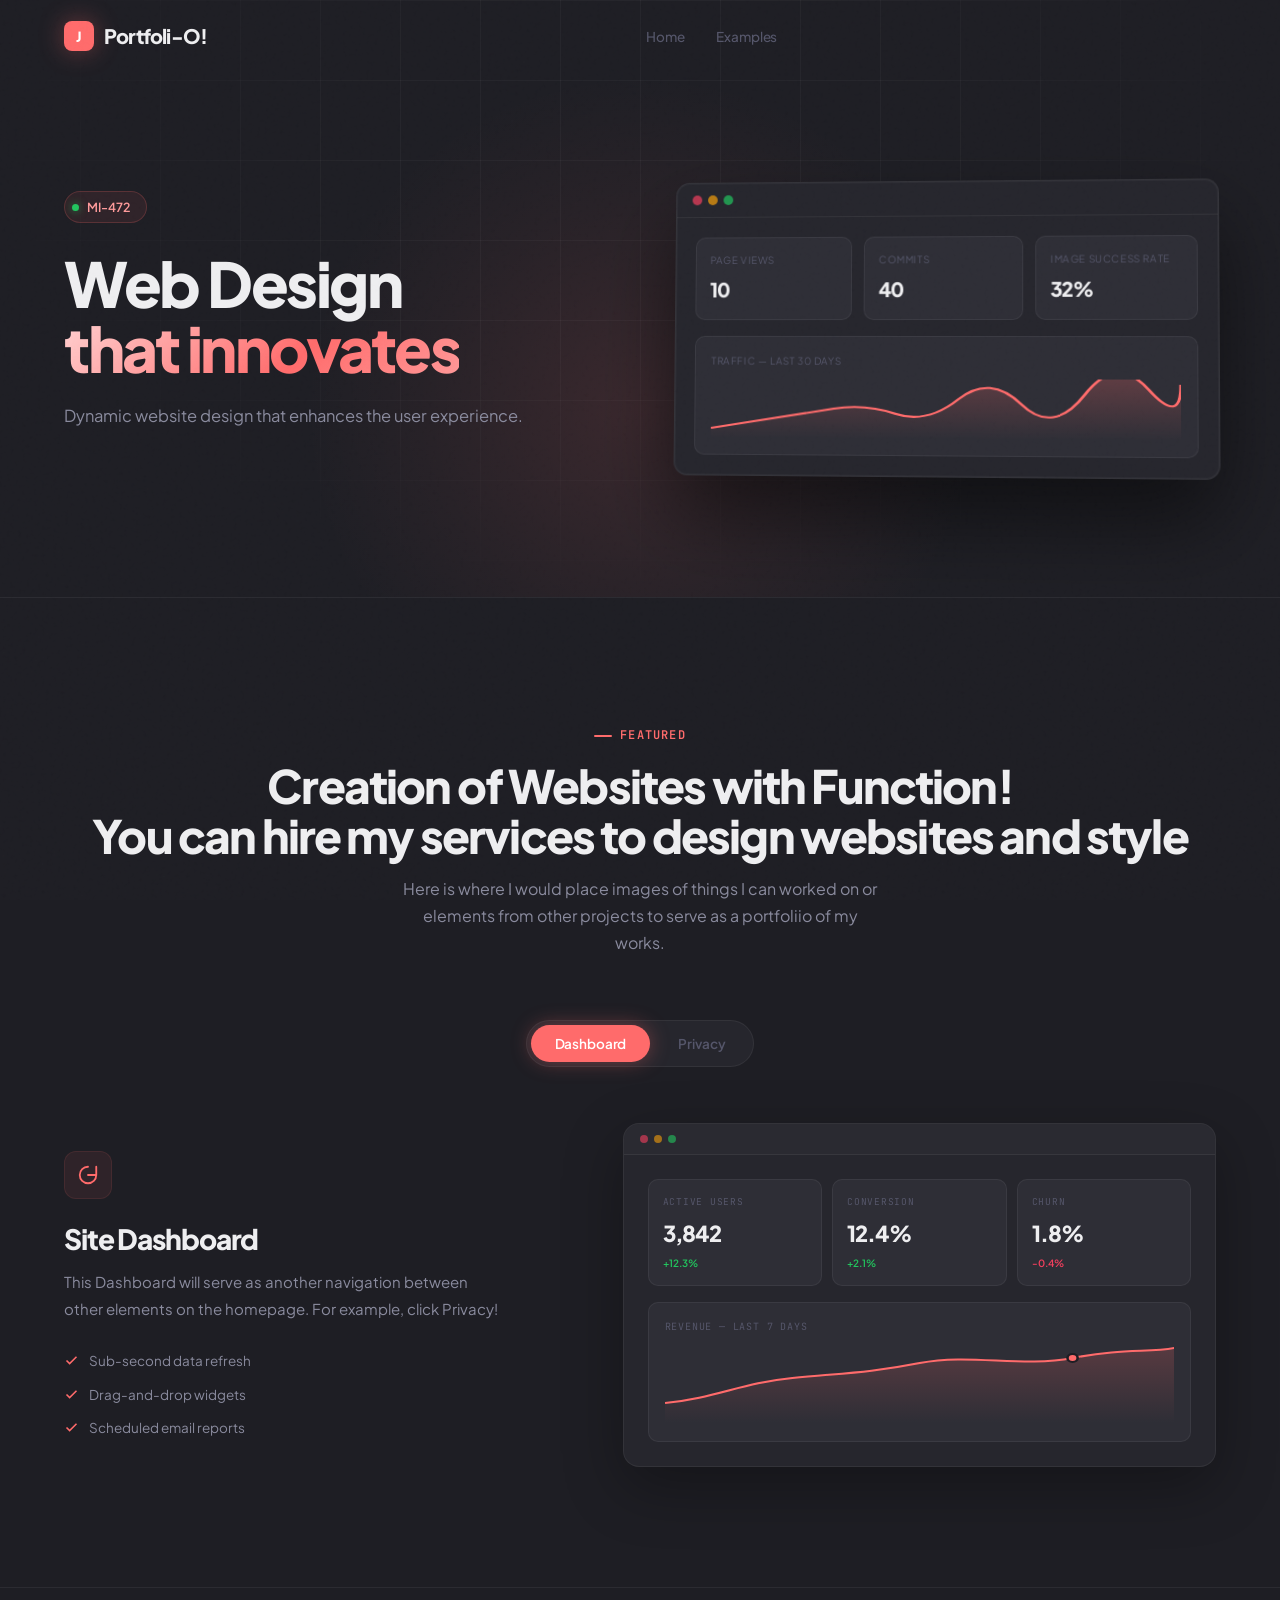
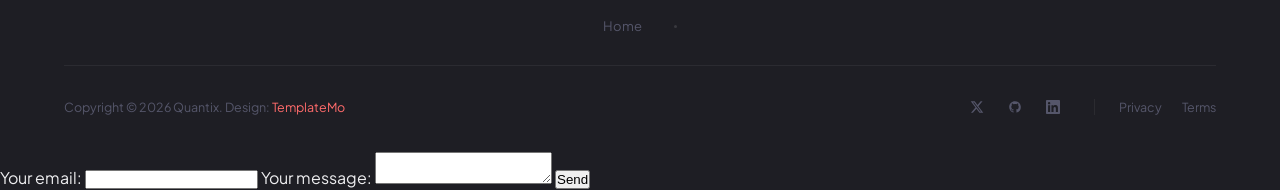
<file: index.html>
<!DOCTYPE html>
<html lang="en">
<head>
    <meta charset="UTF-8">
    <meta name="viewport" content="width=device-width, initial-scale=1.0">
    <title>Quantix - AI-Powered Analytics</title>
    <link rel="preconnect" href="https://fonts.googleapis.com">
    <link rel="preconnect" href="https://fonts.gstatic.com" crossorigin>
    <link href="https://fonts.googleapis.com/css2?family=Plus+Jakarta+Sans:wght@400;500;600;700;800&family=JetBrains+Mono:wght@400;500&display=swap" rel="stylesheet">
    <link rel="stylesheet" href="templatemo-quantix-style.css">
<!--

TemplateMo 614 Quantix SaaS

https://templatemo.com/tm-614-quantix-saas

-->
</head>
<body>


    <!-- NAVBAR -->
    <nav class="navbar" id="navbar">
        <div class="container">
            <a href="#" class="nav-brand">
                <span class="brand-icon">J</span>
                Portfoli-O!
            </a>
            <ul class="nav-links" id="navLinks">
                <li><a href="#features">Home</a></li>
                
                
                <li><a href="templates.html">Examples</a></li>
                <li class="nav-mobile-actions">
                    
                </li>
            </ul>
            <div class="nav-actions">

            </div>
            <button class="nav-toggle" id="navToggle" aria-label="Toggle menu">
                <span></span><span></span><span></span>
            </button>
        </div>
    </nav>

    <!-- HERO -->
    <section class="hero">
        <div class="hero-inner container">
            <div class="hero-content">
                <div class="hero-badge">
                    <span class="badge-dot"></span>
                    MI-472
                </div>
                <h1>Web Design<br><span class="gradient-text">that innovates</span></h1>
                <p class="hero-desc">Dynamic website design that enhances the user experience.</p>

                
                
            </div>

            <div class="hero-mockup">
                <div class="mockup-window">
                    <div class="mockup-toolbar">
                        <span class="mockup-dot"></span><span class="mockup-dot"></span><span class="mockup-dot"></span>
                    </div>
                    <div class="mockup-body">
                        <div class="mockup-metric-row">
                            <div class="mockup-metric">
                                <div class="mm-label">Page Views</div>
                                <div class="mm-value">10</div>
                                
                            </div>
                            <div class="mockup-metric">
                                <div class="mm-label">Commits</div>
                                <div class="mm-value">40</div>
                                
                            </div>
                            <div class="mockup-metric">
                                <div class="mm-label">Image success rate</div>
                                <div class="mm-value">32%</div>
                            
                            </div>
                        </div>
                        <div class="mockup-chart">
                            <div class="mockup-chart-label">Traffic — Last 30 days</div>
                            <div class="chart-line">
                                <svg viewBox="0 0 300 60" preserveAspectRatio="none">
                                    <defs>
                                        <linearGradient id="lineGrad" x1="0" y1="0" x2="0" y2="1">
                                            <stop offset="0%" stop-color="rgba(255,107,107,0.25)"/>
                                            <stop offset="100%" stop-color="rgba(255,107,107,0)"/>
                                        </linearGradient>
                                    </defs>
                                    <path d="M0 50 Q20 45 40 40 T80 30 T120 35 T160 20 T200 25 T240 15 T280 10 T300 5 V60 H0Z" fill="url(#lineGrad)"/>
                                    <path d="M0 50 Q20 45 40 40 T80 30 T120 35 T160 20 T200 25 T240 15 T280 10 T300 5" fill="none" stroke="#FF6B6B" stroke-width="2"/>
                                </svg>
                            </div>
                        </div>
                    </div>
                </div>
            </div>
        </div>
    </section>

    <!-- TABBED FEATURES -->
    <section class="section features-section" id="features">
        <div class="container">
            <div class="section-header fade-up">
                <p class="section-label">Featured</p>
                <h2 class="section-title">Creation of Websites with Function!<br>You can hire my services to design websites and style</h2>
                <p class="section-desc">Here is where I would place images of things I can worked on or elements from other projects to serve as a portfoliio of my works.</p>
            </div>

            <div class="feature-tabs fade-up" role="tablist">
                <button class="feature-tab active" data-tab="dashboard" role="tab">Dashboard</button>
                <button class="feature-tab" data-tab="privacy" role="tab">Privacy</button>
            </div>

            

        



            <div class="feature-panels">
                <!-- Panel 1: Dashboard -->
                <div class="feature-panel active" data-panel="dashboard">
                    <div class="feature-text">
                        <div class="feat-icon">
                            <svg width="22" height="22" viewBox="0 0 24 24" fill="none" stroke="currentColor" stroke-width="2" stroke-linecap="round" stroke-linejoin="round"><path d="M21 12 A9 9 0 1 1 12 3"/><path d="M21 3v9h-9"/></svg>
                        </div>
                        <h3>Site Dashboard</h3>
                        <p>This Dashboard will serve as another navigation between other elements on the homepage. For example, click Privacy!</p>
                        <ul class="feature-bullets">
                            <li><svg width="15" height="15" viewBox="0 0 24 24" fill="none" stroke="currentColor" stroke-width="2.5"><polyline points="20 6 9 17 4 12"/></svg> Sub-second data refresh</li>
                            <li><svg width="15" height="15" viewBox="0 0 24 24" fill="none" stroke="currentColor" stroke-width="2.5"><polyline points="20 6 9 17 4 12"/></svg> Drag-and-drop widgets</li>
                            <li><svg width="15" height="15" viewBox="0 0 24 24" fill="none" stroke="currentColor" stroke-width="2.5"><polyline points="20 6 9 17 4 12"/></svg> Scheduled email reports</li>
                        </ul>
                    </div>
                    <div class="feature-visual">
                        <div class="fv-toolbar"><span class="fv-dot"></span><span class="fv-dot"></span><span class="fv-dot"></span></div>
                        <div class="fv-body">
                            <div class="dash-metrics">
                                <div class="dash-metric">
                                    <div class="dm-label">Active Users</div>
                                    <div class="dm-val">3,842</div>
                                    <div class="dm-change up">+12.3%</div>
                                </div>
                                <div class="dash-metric">
                                    <div class="dm-label">Conversion</div>
                                    <div class="dm-val">12.4%</div>
                                    <div class="dm-change up">+2.1%</div>
                                </div>
                                <div class="dash-metric">
                                    <div class="dm-label">Churn</div>
                                    <div class="dm-val">1.8%</div>
                                    <div class="dm-change down">-0.4%</div>
                                </div>
                            </div>
                            <div class="dash-chart-area">
                                <div class="dca-title">Revenue — Last 7 days</div>
                                <svg viewBox="0 0 400 80" preserveAspectRatio="none">
                                    <defs>
                                        <linearGradient id="areaGrad" x1="0" y1="0" x2="0" y2="1">
                                            <stop offset="0%" stop-color="rgba(255,107,107,0.2)"/>
                                            <stop offset="100%" stop-color="rgba(255,107,107,0)"/>
                                        </linearGradient>
                                    </defs>
                                    <path d="M0 60 C40 55 60 40 100 35 S160 30 200 20 S280 25 320 15 S380 10 400 5 V80 H0Z" fill="url(#areaGrad)"/>
                                    <path d="M0 60 C40 55 60 40 100 35 S160 30 200 20 S280 25 320 15 S380 10 400 5" fill="none" stroke="#FF6B6B" stroke-width="2"/>
                                    <circle cx="320" cy="15" r="4" fill="#FF6B6B" stroke="#1E1E24" stroke-width="2"/>
                                </svg>
                            </div>
                        </div>
                    </div>
                </div>

                <!-- Panel 2: Funnels -->
                <div class="feature-panel" data-panel="funnels">
                    <div class="feature-text">
                        <div class="feat-icon">
                            <svg width="22" height="22" viewBox="0 0 24 24" fill="none" stroke="currentColor" stroke-width="2" stroke-linecap="round" stroke-linejoin="round"><path d="M12 20V10"/><path d="M18 20V4"/><path d="M6 20v-4"/></svg>
                        </div>
                        <h3>Funnel Analytics</h3>
                        <p>Identify exactly where users drop off and why. Build funnels in seconds and correlate drop-off with user segments.</p>
                        <ul class="feature-bullets">
                            <li><svg width="15" height="15" viewBox="0 0 24 24" fill="none" stroke="currentColor" stroke-width="2.5"><polyline points="20 6 9 17 4 12"/></svg> Visual drop-off analysis</li>
                            <li><svg width="15" height="15" viewBox="0 0 24 24" fill="none" stroke="currentColor" stroke-width="2.5"><polyline points="20 6 9 17 4 12"/></svg> Segment correlation</li>
                            <li><svg width="15" height="15" viewBox="0 0 24 24" fill="none" stroke="currentColor" stroke-width="2.5"><polyline points="20 6 9 17 4 12"/></svg> Historical comparison</li>
                        </ul>
                    </div>
                    <div class="feature-visual">
                        <div class="fv-toolbar"><span class="fv-dot"></span><span class="fv-dot"></span><span class="fv-dot"></span></div>
                        <div class="fv-body">
                            <div class="funnel-stages">
                                <div class="funnel-stage">
                                    <div class="funnel-bar-wrap">
                                        <div class="funnel-bar-label"><span>Landing Page</span><span>12,480</span></div>
                                        <div class="funnel-track"><div class="funnel-fill" style="width:100%"></div></div>
                                    </div>
                                    <div class="funnel-drop">&mdash;</div>
                                </div>
                                <div class="funnel-stage">
                                    <div class="funnel-bar-wrap">
                                        <div class="funnel-bar-label"><span>Sign Up Started</span><span>8,736</span></div>
                                        <div class="funnel-track"><div class="funnel-fill" style="width:70%"></div></div>
                                    </div>
                                    <div class="funnel-drop">-30%</div>
                                </div>
                                <div class="funnel-stage">
                                    <div class="funnel-bar-wrap">
                                        <div class="funnel-bar-label"><span>Email Verified</span><span>6,115</span></div>
                                        <div class="funnel-track"><div class="funnel-fill amber" style="width:49%"></div></div>
                                    </div>
                                    <div class="funnel-drop">-30%</div>
                                </div>
                                <div class="funnel-stage">
                                    <div class="funnel-bar-wrap">
                                        <div class="funnel-bar-label"><span>Onboarding Done</span><span>3,670</span></div>
                                        <div class="funnel-track"><div class="funnel-fill amber" style="width:29%"></div></div>
                                    </div>
                                    <div class="funnel-drop">-40%</div>
                                </div>
                                <div class="funnel-stage">
                                    <div class="funnel-bar-wrap">
                                        <div class="funnel-bar-label"><span>First Action</span><span>2,569</span></div>
                                        <div class="funnel-track"><div class="funnel-fill green" style="width:20.5%"></div></div>
                                    </div>
                                    <div class="funnel-drop">-30%</div>
                                </div>
                            </div>
                        </div>
                    </div>
                </div>

                <!-- Panel 3: SDK -->
                <div class="feature-panel" data-panel="sdk">
                    <div class="feature-text">
                        <div class="feat-icon">
                            <svg width="22" height="22" viewBox="0 0 24 24" fill="none" stroke="currentColor" stroke-width="2" stroke-linecap="round" stroke-linejoin="round"><polyline points="16 18 22 12 16 6"/><polyline points="8 6 2 12 8 18"/></svg>
                        </div>
                        <h3>One-Line SDK</h3>
                        <p>Drop in a single script tag or npm package. Auto-capture pageviews, clicks, and custom events out of the box.</p>
                        <ul class="feature-bullets">
                            <li><svg width="15" height="15" viewBox="0 0 24 24" fill="none" stroke="currentColor" stroke-width="2.5"><polyline points="20 6 9 17 4 12"/></svg> Under 4KB gzipped</li>
                            <li><svg width="15" height="15" viewBox="0 0 24 24" fill="none" stroke="currentColor" stroke-width="2.5"><polyline points="20 6 9 17 4 12"/></svg> Zero config autocapture</li>
                            <li><svg width="15" height="15" viewBox="0 0 24 24" fill="none" stroke="currentColor" stroke-width="2.5"><polyline points="20 6 9 17 4 12"/></svg> TypeScript-first API</li>
                        </ul>
                    </div>
                    <div class="feature-visual">
                        <div class="fv-toolbar"><span class="fv-dot"></span><span class="fv-dot"></span><span class="fv-dot"></span></div>
                        <div class="fv-body">
                            <div class="code-block">
                                <span class="c-comment">// Install: npm i @quantix/sdk</span><br><br>
                                <span class="c-key">import</span> { Quantix } <span class="c-key">from</span> <span class="c-str">'@quantix/sdk'</span><br><br>
                                <span class="c-key">const</span> qx = <span class="c-key">new</span> <span class="c-fn">Quantix</span>({<br>
                                &nbsp;&nbsp;apiKey: <span class="c-str">'qx_live_k8x2...'</span>,<br>
                                &nbsp;&nbsp;autocapture: <span class="c-key">true</span>,<br>
                                &nbsp;&nbsp;sessionReplay: <span class="c-key">true</span>,<br>
                                })<br><br>
                                <span class="c-comment">// Track custom events</span><br>
                                qx.<span class="c-fn">track</span>(<span class="c-str">'checkout'</span>, {<br>
                                &nbsp;&nbsp;value: <span class="c-num">49.99</span>,<br>
                                &nbsp;&nbsp;plan: <span class="c-str">'pro'</span><br>
                                })
                            </div>
                            <div class="code-output">
                                <div class="co-label">Output</div>
                                <div class="co-result">
                                    <span class="pulse-ring"></span>
                                    Event tracked in 8ms — 200 OK
                                </div>
                            </div>
                        </div>
                    </div>
                </div>

                <!-- Panel 4: Session Replay -->
                <div class="feature-panel" data-panel="replay">
                    <div class="feature-text">
                        <div class="feat-icon">
                            <svg width="22" height="22" viewBox="0 0 24 24" fill="none" stroke="currentColor" stroke-width="2" stroke-linecap="round" stroke-linejoin="round"><circle cx="12" cy="12" r="10"/><path d="M12 8v4l3 3"/></svg>
                        </div>
                        <h3>Session Replay</h3>
                        <p>See exactly what your users see. Replay sessions with pixel-perfect accuracy and zero performance impact on your app.</p>
                        <ul class="feature-bullets">
                            <li><svg width="15" height="15" viewBox="0 0 24 24" fill="none" stroke="currentColor" stroke-width="2.5"><polyline points="20 6 9 17 4 12"/></svg> Pixel-perfect playback</li>
                            <li><svg width="15" height="15" viewBox="0 0 24 24" fill="none" stroke="currentColor" stroke-width="2.5"><polyline points="20 6 9 17 4 12"/></svg> Console log capture</li>
                            <li><svg width="15" height="15" viewBox="0 0 24 24" fill="none" stroke="currentColor" stroke-width="2.5"><polyline points="20 6 9 17 4 12"/></svg> Rage click detection</li>
                        </ul>
                    </div>
                    <div class="feature-visual">
                        <div class="fv-toolbar"><span class="fv-dot"></span><span class="fv-dot"></span><span class="fv-dot"></span></div>
                        <div class="fv-body">
                            <div class="replay-ui">
                                <div class="replay-header">
                                    <span class="rh-left"><span class="live-dot"></span> Recording</span>
                                    <span class="rh-time">02:34 / 05:12</span>
                                </div>
                                <div class="replay-viewport">
                                    <div class="replay-page">
                                        <div class="rp-nav"></div>
                                        <div class="rp-hero-block"></div>
                                        <div class="rp-hero-block"></div>
                                        <div class="rp-hero-block"></div>
                                        <span class="rp-btn-block"></span>
                                        <div class="rp-grid">
                                            <div class="rp-card"></div>
                                            <div class="rp-card"></div>
                                            <div class="rp-card"></div>
                                        </div>
                                    </div>
                                    <div class="replay-cursor"></div>
                                </div>
                                <div class="replay-timeline">
                                    <span class="rt-play">
                                        <svg width="8" height="8" viewBox="0 0 24 24" fill="#fff"><polygon points="5 3 19 12 5 21 5 3"/></svg>
                                    </span>
                                    <div class="rt-track"><div class="rt-progress"></div></div>
                                </div>
                            </div>
                            <div class="replay-events">
                                <span class="replay-event-tag"><span class="re-dot" style="background:var(--accent)"></span> click</span>
                                <span class="replay-event-tag"><span class="re-dot" style="background:var(--amber)"></span> scroll</span>
                                <span class="replay-event-tag"><span class="re-dot" style="background:var(--rose)"></span> rage_click</span>
                                <span class="replay-event-tag"><span class="re-dot" style="background:var(--green)"></span> input</span>
                            </div>
                        </div>
                    </div>
                </div>

                <!-- Panel 5: Privacy -->
                <div class="feature-panel" data-panel="privacy">
                    <div class="feature-text">
                        <div class="feat-icon">
                            <svg width="22" height="22" viewBox="0 0 24 24" fill="none" stroke="currentColor" stroke-width="2" stroke-linecap="round" stroke-linejoin="round"><rect x="3" y="11" width="18" height="11" rx="2" ry="2"/><path d="M7 11V7a5 5 0 0 1 10 0v4"/></svg>
                        </div>
                        <h3>Privacy First</h3>
                        <p>We Understand how annoying cookies can be on your device, so we try to be as accomodating as possible!</p>
                        <ul class="feature-bullets">
                            <li><svg width="15" height="15" viewBox="0 0 24 24" fill="none" stroke="currentColor" stroke-width="2.5"><polyline points="20 6 9 17 4 12"/></svg> No cookies</li>
                            <li><svg width="15" height="15" viewBox="0 0 24 24" fill="none" stroke="currentColor" stroke-width="2.5"><polyline points="20 6 9 17 4 12"/></svg> EL residency</li>
                            <li><svg width="15" height="15" viewBox="0 0 24 24" fill="none" stroke="currentColor" stroke-width="2.5"><polyline points="20 6 9 17 4 12"/></svg>  HTTP Type website</li>
                        </ul>
                    </div>
                    <div class="feature-visual">
                        <div class="fv-toolbar"><span class="fv-dot"></span><span class="fv-dot"></span><span class="fv-dot"></span></div>
                        <div class="fv-body">
                            <div class="privacy-grid">
                                <div class="privacy-card">
                                    <div class="pc-icon">
                                        <svg width="16" height="16" viewBox="0 0 24 24" fill="none" stroke="currentColor" stroke-width="2"><path d="M12 22s8-4 8-10V5l-8-3-8 3v7c0 6 8 10 8 10z"/></svg>
                                    </div>
                                    <h4>MI-472</h4>
                                    <p>In Compliance with MI 472's Checklist</p>
                                </div>
                                <div class="privacy-card">
                                    <div class="pc-icon">
                                        <svg width="16" height="16" viewBox="0 0 24 24" fill="none" stroke="currentColor" stroke-width="2"><circle cx="12" cy="12" r="10"/><line x1="15" y1="9" x2="9" y2="15"/><line x1="9" y1="9" x2="15" y2="15"/></svg>
                                    </div>
                                    <h4>No Cookies</h4>
                                    <p>Cookieless tracking — no annoying banners</p>
                                </div>
                                <div class="privacy-card">
                                    <div class="pc-icon">
                                        <svg width="16" height="16" viewBox="0 0 24 24" fill="none" stroke="currentColor" stroke-width="2"><rect x="3" y="11" width="18" height="11" rx="2"/><path d="M7 11V7a5 5 0 0 1 10 0v4"/></svg>
                                    </div>
                                    <h4>Coded in HTML</h4>
                                    <p>Coded using Visual Studio Code</p>
                                </div>
                                <div class="privacy-card">
                                    <div class="pc-icon">
                                        <svg width="16" height="16" viewBox="0 0 24 24" fill="none" stroke="currentColor" stroke-width="2"><path d="M21 10c0 7-9 13-9 13s-9-6-9-13a9 9 0 0 1 18 0z"/><circle cx="12" cy="10" r="3"/></svg>
                                    </div>
                                    <h4>Githup Repo</h4>
                                    <p>Hosted through Github Pages</p>
                                </div>
                            </div>
                        </div>
                    </div>
                </div>
            </div>
        </div>
    </section>





    <!-- SUBSCRIBE -->


    <!-- FOOTER -->
    <footer class="footer">
        <div class="container">
            <div class="footer-row-links">
                <a href="#features">Home</a>
                <span class="footer-link-dot"></span>

   

            </div>
            <div class="footer-row-bottom">
                <p class="footer-copy">Copyright &copy; 2026 Quantix. Design: <a href="https://templatemo.com" target="_blank" rel="nofollow">TemplateMo</a></p>
                <div class="footer-right">
                    <div class="footer-socials">
                        <a href="#" aria-label="X" onclick="return false;">
                            <svg width="14" height="14" viewBox="0 0 24 24" fill="currentColor"><path d="M18.244 2.25h3.308l-7.227 8.26 8.502 11.24H16.17l-5.214-6.817L4.99 21.75H1.68l7.73-8.835L1.254 2.25H8.08l4.713 6.231zm-1.161 17.52h1.833L7.084 4.126H5.117z"/></svg>
                        </a>
                        <a href="#" aria-label="GitHub" onclick="return false;">
                            <svg width="14" height="14" viewBox="0 0 24 24" fill="currentColor"><path d="M12 2C6.477 2 2 6.484 2 12.017c0 4.425 2.865 8.18 6.839 9.504.5.092.682-.217.682-.483 0-.237-.008-.868-.013-1.703-2.782.605-3.369-1.343-3.369-1.343-.454-1.158-1.11-1.466-1.11-1.466-.908-.62.069-.608.069-.608 1.003.07 1.531 1.032 1.531 1.032.892 1.53 2.341 1.088 2.91.832.092-.647.35-1.088.636-1.338-2.22-.253-4.555-1.113-4.555-4.951 0-1.093.39-1.988 1.029-2.688-.103-.253-.446-1.272.098-2.65 0 0 .84-.27 2.75 1.026A9.564 9.564 0 0112 6.844c.85.004 1.705.115 2.504.337 1.909-1.296 2.747-1.027 2.747-1.027.546 1.379.202 2.398.1 2.651.64.7 1.028 1.595 1.028 2.688 0 3.848-2.339 4.695-4.566 4.943.359.309.678.92.678 1.855 0 1.338-.012 2.419-.012 2.747 0 .268.18.58.688.482A10.019 10.019 0 0022 12.017C22 6.484 17.522 2 12 2z"/></svg>
                        </a>
                        <a href="#" aria-label="LinkedIn" onclick="return false;">
                            <svg width="14" height="14" viewBox="0 0 24 24" fill="currentColor"><path d="M20.447 20.452h-3.554v-5.569c0-1.328-.027-3.037-1.852-3.037-1.853 0-2.136 1.445-2.136 2.939v5.667H9.351V9h3.414v1.561h.046c.477-.9 1.637-1.85 3.37-1.85 3.601 0 4.267 2.37 4.267 5.455v6.286zM5.337 7.433a2.062 2.062 0 01-2.063-2.065 2.064 2.064 0 112.063 2.065zm1.782 13.019H3.555V9h3.564v11.452zM22.225 0H1.771C.792 0 0 .774 0 1.729v20.542C0 23.227.792 24 1.771 24h20.451C23.2 24 24 23.227 24 22.271V1.729C24 .774 23.2 0 22.222 0h.003z"/></svg>
                        </a>
                    </div>
                    <span class="separator"></span>
                    <div class="footer-legal">
                        <a href="#" onclick="return false;">Privacy</a>
                        <a href="#" onclick="return false;">Terms</a>
                    </div>
                </div>
            </div>
        </div>
    </footer>

    

        <!-- modify this form HTML and place wherever you want your form -->
        <form
        action="https://formspree.io/f/mgodwlnr"
        method="POST"
        >
        <label>
            Your email:
            <input type="email" name="email">
        </label>

        <label>
            Your message:
            <textarea name="message"></textarea>
        </label>
        <!-- your other form fields go here -->
        <button type="submit">Send</button>
        </form>

    <script src="templatemo-quantix-script.js"></script>

</body>





</html>
</file>
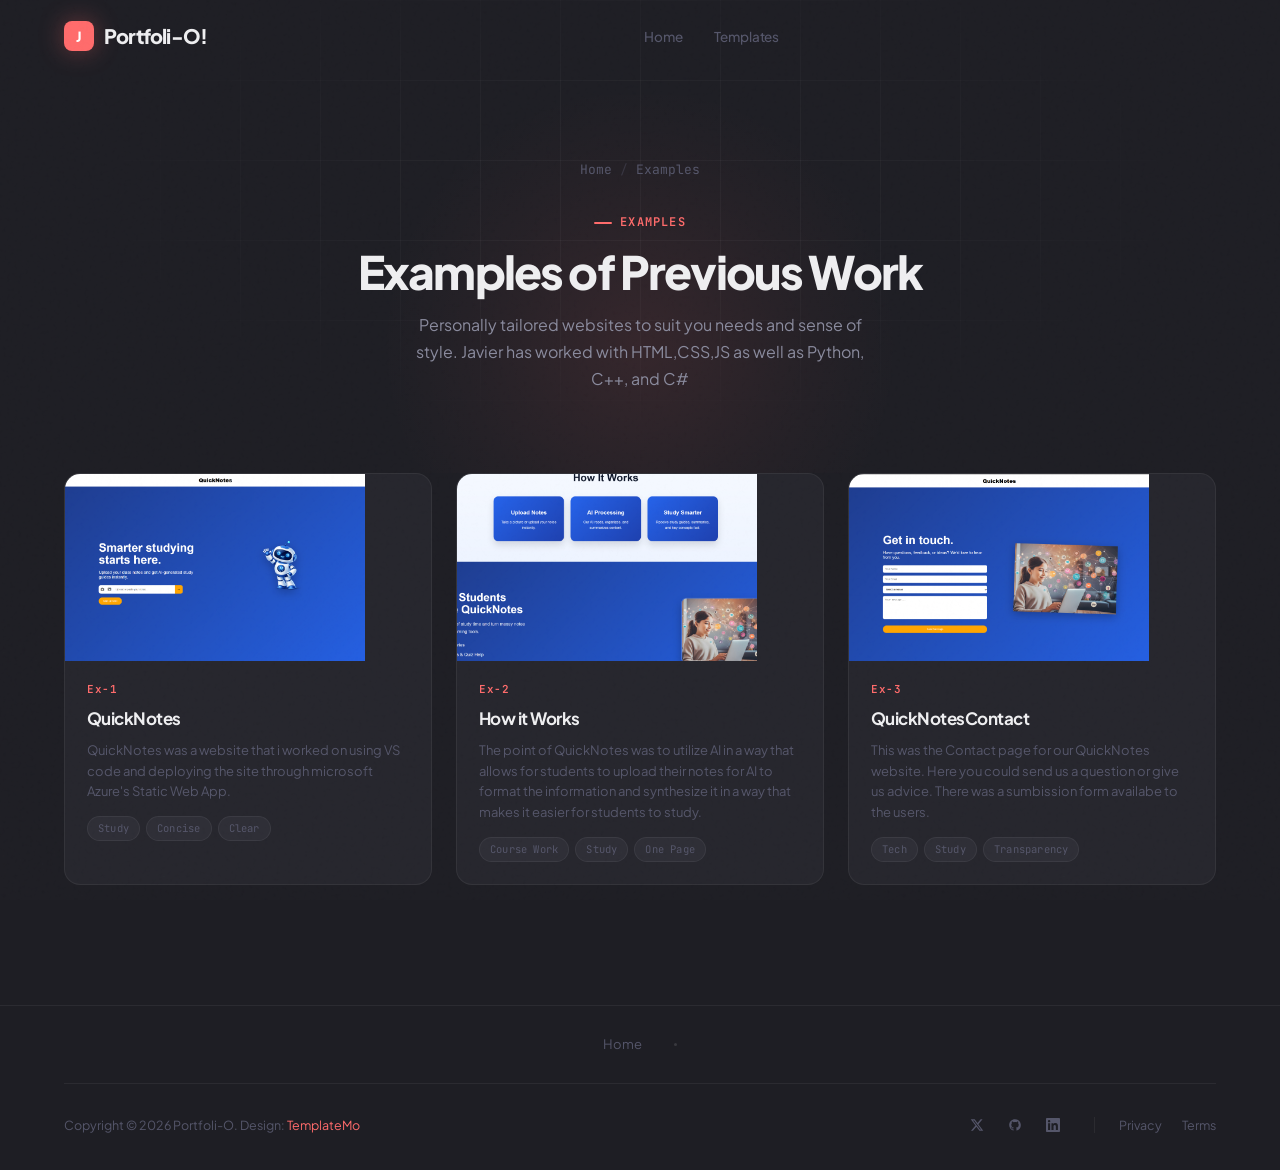
<file: templates.html>
<!DOCTYPE html>
<html lang="en">
<head>
    <meta charset="UTF-8">
    <meta name="viewport" content="width=device-width, initial-scale=1.0">
    <title>My Work - Portfoli-O!</title>
    <link rel="preconnect" href="https://fonts.googleapis.com">
    <link rel="preconnect" href="https://fonts.gstatic.com" crossorigin>
    <link href="https://fonts.googleapis.com/css2?family=Plus+Jakarta+Sans:wght@400;500;600;700;800&family=JetBrains+Mono:wght@400;500&display=swap" rel="stylesheet">
    <link rel="stylesheet" href="templatemo-quantix-style.css">
    <!--

TemplateMo 614 Quantix SaaS

https://templatemo.com/tm-614-quantix-saas

-->
    <style>
        /* Templates page specific styles */

        .page-header {
            padding: 160px 0 80px;
            text-align: center;
            position: relative;
            overflow: hidden;
        }

        .page-header::before {
            content: '';
            position: absolute;
            top: 20%;
            left: 50%;
            transform: translateX(-50%);
            width: 800px;
            height: 500px;
            background: radial-gradient(circle at center,
                rgba(255, 107, 107, 0.10) 0%,
                rgba(255, 107, 107, 0.03) 35%,
                transparent 55%);
            pointer-events: none;
        }

        .page-header::after {
            content: '';
            position: absolute;
            inset: 0;
            background-image:
                linear-gradient(rgba(255,255,255,0.035) 1px, transparent 1px),
                linear-gradient(90deg, rgba(255,255,255,0.035) 1px, transparent 1px);
            background-size: 80px 80px;
            mask-image: radial-gradient(ellipse at 50% 40%, black 20%, transparent 65%);
            -webkit-mask-image: radial-gradient(ellipse at 50% 40%, black 20%, transparent 65%);
            pointer-events: none;
        }

        .page-header > * {
            position: relative;
            z-index: 1;
        }

        .page-header .section-desc {
            margin: 0 auto;
        }

        .breadcrumb {
            display: flex;
            align-items: center;
            justify-content: center;
            gap: 8px;
            font-size: 13px;
            color: var(--text-muted);
            margin-bottom: 24px;
            font-family: 'JetBrains Mono', monospace;
        }

        .breadcrumb a {
            color: var(--text-muted);
            transition: color 0.3s;
        }

        .breadcrumb a:hover {
            color: var(--text-primary);
        }

        .breadcrumb .bc-sep {
            opacity: 0.4;
        }

        /* Templates grid */
        .templates-section {
            padding: 0 0 120px;
        }

        .templates-grid {
            display: grid;
            grid-template-columns: repeat(3, 1fr);
            gap: 24px;
        }

        .template-card {
            background: var(--surface-1);
            border: 1px solid var(--border-subtle);
            border-radius: 16px;
            overflow: hidden;
            transition: all 0.4s ease;
            position: relative;
        }

        .template-card::before {
            content: '';
            position: absolute;
            inset: -1px;
            border-radius: 16px;
            padding: 1px;
            background: linear-gradient(135deg,
                rgba(255, 107, 107, 0.3),
                transparent 40%,
                transparent 60%,
                rgba(255, 107, 107, 0.15));
            -webkit-mask: linear-gradient(#fff 0 0) content-box, linear-gradient(#fff 0 0);
            -webkit-mask-composite: xor;
            mask-composite: exclude;
            opacity: 0;
            transition: opacity 0.5s ease;
            pointer-events: none;
        }

        .template-card:hover {
            transform: translateY(-4px);
            border-color: rgba(255, 255, 255, 0.08);
            box-shadow: 0 20px 40px rgba(0, 0, 0, 0.3);
        }

        .template-card:hover::before {
            opacity: 1;
        }

        .template-thumb {
            position: relative;
            aspect-ratio: 16 / 10;
            overflow: hidden;
            background: var(--surface-2);
        }

        .template-thumb img {
            width: 100%;
            height: 100%;
            object-fit: cover;
            object-position: top;
            transition: transform 0.5s ease;
        }

        .template-card:hover .template-thumb img {
            transform: scale(1.04);
        }

        .template-thumb-overlay {
            position: absolute;
            inset: 0;
            background: rgba(10, 10, 16, 0.6);
            display: flex;
            align-items: center;
            justify-content: center;
            gap: 12px;
            opacity: 0;
            transition: opacity 0.3s ease;
        }

        .template-card:hover .template-thumb-overlay {
            opacity: 1;
        }

        .template-thumb-overlay .btn {
            font-size: 12.5px;
            padding: 8px 18px;
        }

        .template-info {
            padding: 20px 22px 22px;
        }

        .template-number {
            font-size: 11px;
            font-family: 'JetBrains Mono', monospace;
            color: var(--accent);
            font-weight: 600;
            letter-spacing: 0.06em;
            margin-bottom: 6px;
        }

        .template-name {
            font-size: 17px;
            font-weight: 700;
            letter-spacing: -0.03em;
            margin-bottom: 8px;
        }

        .template-desc {
            font-size: 13px;
            color: var(--text-muted);
            line-height: 1.6;
        }

        .template-tags {
            display: flex;
            gap: 6px;
            margin-top: 14px;
            flex-wrap: wrap;
        }

        .template-tag {
            font-size: 10.5px;
            font-family: 'JetBrains Mono', monospace;
            color: var(--text-muted);
            background: var(--surface-2);
            border: 1px solid var(--border-subtle);
            padding: 3px 10px;
            border-radius: 100px;
            letter-spacing: 0.02em;
        }

        .browse-more {
            text-align: center;
            margin-top: 56px;
        }

        /* Responsive */
        @media (max-width: 1024px) {
            .templates-grid {
                grid-template-columns: repeat(2, 1fr);
            }
        }

        @media (max-width: 768px) {
            .page-header {
                padding: 130px 0 60px;
            }

            .templates-grid {
                grid-template-columns: 1fr;
                max-width: 480px;
                margin: 0 auto;
            }
        }
    </style>
</head>
<body>

    <!-- NAVBAR -->
    <nav class="navbar" id="navbar">
        <div class="container">
            <a href="index.html" class="nav-brand">
                <span class="brand-icon">J</span>
                Portfoli-O!
            </a>
            <ul class="nav-links" id="navLinks">
                <li><a href="index.html#features">Home</a></li>
                
                
                <li><a href="templates.html">Templates</a></li>
                <li class="nav-mobile-actions">

                </li>
            </ul>
            <div class="nav-actions">

            </div>
            <button class="nav-toggle" id="navToggle" aria-label="Toggle menu">
                <span></span><span></span><span></span>
            </button>
        </div>
    </nav>

    <!-- PAGE HEADER -->
    <section class="page-header">
        <div class="container">
            <div class="breadcrumb">
                <a href="index.html">Home</a>
                <span class="bc-sep">/</span>
                <span>Examples</span>
            </div>
            <p class="section-label">Examples</p>
            <h1 class="section-title">Examples of Previous Work</h1>
            <p class="section-desc">Personally tailored websites to suit you needs and sense of style. Javier has worked with HTML,CSS,JS as well as Python, C++, and C#</p>
        </div>
    </section>

    <!-- TEMPLATES GRID -->
    <section class="templates-section">
        <div class="container">
            <div class="templates-grid">

                <!-- 611 Maison Doree -->
                <div class="template-card fade-up">
                    <div class="template-thumb">
                        <img src="Images/QuickNotesHome.png" alt="QuickNotesHomepage" >
                        
                    </div>
                    <div class="template-info">
                        <div class="template-number">Ex-1</div>
                        <h3 class="template-name">QuickNotes</h3>
                        <p class="template-desc">QuickNotes was a website that i worked on using VS code and deploying the site through microsoft Azure's Static Web App.</p>
                        <div class="template-tags">
                            <span class="template-tag">Study</span>
                            <span class="template-tag">Concise</span>
                            <span class="template-tag">Clear</span>
                        </div>
                    </div>
                </div>

  
                <!-- 602 Graph Page -->
                <div class="template-card fade-up">
                    <div class="template-thumb">
                        <img src="QuickNotesDash.png" alt="QuickNotesDash">
                    </div>

                    <div class="template-info">
                        <div class="template-number">Ex-2</div>
                        <h3 class="template-name">How it Works</h3>
                        <p class="template-desc">
                            The point of QuickNotes was to utilize AI in a way that allows for students to upload their notes for AI to format the information and synthesize it in a way that makes it easier for students to study.
                        </p>

                        <div class="template-tags">
                            <span class="template-tag">Course Work</span>
                            <span class="template-tag">Study</span>
                            <span class="template-tag">One Page</span>
                        </div>
                    </div>
                </div>

                
                <div class="template-card fade-up">
                    <div class="template-thumb">
                        <img src="Images/QuickNoteContact.png" alt="QuickNotesContact">

                    </div>
                    <div class="template-info">
                        <div class="template-number">Ex-3</div>
                        <h3 class="template-name">QuickNotesContact</h3>
                        <p class="template-desc">This was the Contact page for our QuickNotes website. Here you could send us a question or give us advice. There was a sumbission form availabe to the users.</p>
                        <div class="template-tags">
                            <span class="template-tag">Tech</span>
                            <span class="template-tag">Study</span>
                            <span class="template-tag">Transparency</span>
                        </div>
                    </div>
                </div>




            </div>

            
        </div>
    </section>

    <!-- FOOTER -->
    <footer class="footer">
        <div class="container">
            <div class="footer-row-links">
                <a href="index.html#features">Home</a>
                <span class="footer-link-dot"></span>



            </div>
            <div class="footer-row-bottom">
                <p class="footer-copy">Copyright &copy; 2026 Portfoli-O. Design: <a href="https://templatemo.com" target="_blank" rel="nofollow">TemplateMo</a></p>
                <div class="footer-right">
                    <div class="footer-socials">
                        <a href="#" aria-label="X" onclick="return false;">
                            <svg width="14" height="14" viewBox="0 0 24 24" fill="currentColor"><path d="M18.244 2.25h3.308l-7.227 8.26 8.502 11.24H16.17l-5.214-6.817L4.99 21.75H1.68l7.73-8.835L1.254 2.25H8.08l4.713 6.231zm-1.161 17.52h1.833L7.084 4.126H5.117z"/></svg>
                        </a>
                        <a href="#" aria-label="GitHub" onclick="return false;">
                            <svg width="14" height="14" viewBox="0 0 24 24" fill="currentColor"><path d="M12 2C6.477 2 2 6.484 2 12.017c0 4.425 2.865 8.18 6.839 9.504.5.092.682-.217.682-.483 0-.237-.008-.868-.013-1.703-2.782.605-3.369-1.343-3.369-1.343-.454-1.158-1.11-1.466-1.11-1.466-.908-.62.069-.608.069-.608 1.003.07 1.531 1.032 1.531 1.032.892 1.53 2.341 1.088 2.91.832.092-.647.35-1.088.636-1.338-2.22-.253-4.555-1.113-4.555-4.951 0-1.093.39-1.988 1.029-2.688-.103-.253-.446-1.272.098-2.65 0 0 .84-.27 2.75 1.026A9.564 9.564 0 0112 6.844c.85.004 1.705.115 2.504.337 1.909-1.296 2.747-1.027 2.747-1.027.546 1.379.202 2.398.1 2.651.64.7 1.028 1.595 1.028 2.688 0 3.848-2.339 4.695-4.566 4.943.359.309.678.92.678 1.855 0 1.338-.012 2.419-.012 2.747 0 .268.18.58.688.482A10.019 10.019 0 0022 12.017C22 6.484 17.522 2 12 2z"/></svg>
                        </a>
                        <a href="#" aria-label="LinkedIn" onclick="return false;">
                            <svg width="14" height="14" viewBox="0 0 24 24" fill="currentColor"><path d="M20.447 20.452h-3.554v-5.569c0-1.328-.027-3.037-1.852-3.037-1.853 0-2.136 1.445-2.136 2.939v5.667H9.351V9h3.414v1.561h.046c.477-.9 1.637-1.85 3.37-1.85 3.601 0 4.267 2.37 4.267 5.455v6.286zM5.337 7.433a2.062 2.062 0 01-2.063-2.065 2.064 2.064 0 112.063 2.065zm1.782 13.019H3.555V9h3.564v11.452zM22.225 0H1.771C.792 0 0 .774 0 1.729v20.542C0 23.227.792 24 1.771 24h20.451C23.2 24 24 23.227 24 22.271V1.729C24 .774 23.2 0 22.222 0h.003z"/></svg>
                        </a>
                    </div>
                    <span class="separator"></span>
                    <div class="footer-legal">
                        <a href="#" onclick="return false;">Privacy</a>
                        <a href="#" onclick="return false;">Terms</a>
                    </div>
                </div>
            </div>
        </div>
    </footer>

    <script>
        // Navbar scroll
        const navbar = document.getElementById('navbar');
        window.addEventListener('scroll', () => {
            navbar.classList.toggle('scrolled', window.scrollY > 40);
        }, { passive: true });

        // Mobile nav
        const navToggle = document.getElementById('navToggle');
        const navLinks = document.getElementById('navLinks');
        navToggle.addEventListener('click', () => {
            navToggle.classList.toggle('active');
            navLinks.classList.toggle('open');
        });
        navLinks.querySelectorAll('a').forEach(link => {
            link.addEventListener('click', () => {
                navToggle.classList.remove('active');
                navLinks.classList.remove('open');
            });
        });

        // Scroll reveal
        const prefersReducedMotion = window.matchMedia('(prefers-reduced-motion: reduce)').matches;
        if (!prefersReducedMotion) {
            const observer = new IntersectionObserver((entries) => {
                entries.forEach(entry => {
                    if (entry.isIntersecting) {
                        const siblings = entry.target.parentElement.querySelectorAll('.fade-up:not(.visible)');
                        const idx = Array.from(siblings).indexOf(entry.target);
                        setTimeout(() => entry.target.classList.add('visible'), Math.max(0, idx) * 100);
                        observer.unobserve(entry.target);
                    }
                });
            }, { threshold: 0.1, rootMargin: '0px 0px -30px 0px' });
            document.querySelectorAll('.fade-up').forEach(el => observer.observe(el));
        } else {
            document.querySelectorAll('.fade-up').forEach(el => el.classList.add('visible'));
        }
    </script>

</body>
</html>
</file>
<file: templatemo-quantix-style.css>
/* ============================================
           QUANTIX - SaaS Landing Page Template
           Design: TemplateMo
           https://templatemo.com
        ============================================ */

        *,
        *::before,
        *::after {
            margin: 0;
            padding: 0;
            box-sizing: border-box;
        }

        :root {
            --deep-space: #1E1E24;
            --surface-1: #26262D;
            --surface-2: #2E2E36;
            --surface-3: #36363F;
            --accent: #FF6B6B;
            --accent-light: #FF9B9B;
            --accent-glow: rgba(255, 107, 107, 0.35);
            --accent-soft: rgba(255, 107, 107, 0.08);
            --accent-border: rgba(255, 107, 107, 0.25);
            --text-primary: #EEEEF0;
            --text-secondary: #8A8B9E;
            --text-muted: #55566A;
            --border-subtle: rgba(255, 255, 255, 0.06);
            --green: #22C55E;
            --amber: #F59E0B;
            --rose: #F43F5E;
            --radius: 16px;
            --radius-sm: 10px;
            --radius-xs: 6px;
            --radius-pill: 100px;
        }

        html { scroll-behavior: smooth; }

        body {
            font-family: 'Plus Jakarta Sans', -apple-system, sans-serif;
            background-color: var(--deep-space);
            color: var(--text-primary);
            line-height: 1.6;
            overflow-x: hidden;
            -webkit-font-smoothing: antialiased;
        }

        /* Grain overlay */
        body::after {
            content: '';
            position: fixed;
            inset: 0;
            background-image: url("data:image/svg+xml,%3Csvg viewBox='0 0 256 256' xmlns='http://www.w3.org/2000/svg'%3E%3Cfilter id='n'%3E%3CfeTurbulence type='fractalNoise' baseFrequency='0.9' numOctaves='4' stitchTiles='stitch'/%3E%3C/filter%3E%3Crect width='100%25' height='100%25' filter='url(%23n)' opacity='0.03'/%3E%3C/svg%3E");
            pointer-events: none;
            z-index: 9999;
            opacity: 0.5;
        }

        a { text-decoration: none; color: inherit; }

        .container {
            width: 100%;
            max-width: 1200px;
            margin: 0 auto;
            padding: 0 24px;
        }

        .mono { font-family: 'JetBrains Mono', monospace; }

        /* ===== NAVBAR ===== */

        .navbar {
            position: fixed;
            top: 0;
            left: 0;
            width: 100%;
            z-index: 1000;
            padding: 20px 0;
            transition: all 0.4s ease;
        }

        .navbar.scrolled {
            background: rgba(30, 30, 36, 0.8);
            backdrop-filter: blur(24px);
            -webkit-backdrop-filter: blur(24px);
            padding: 14px 0;
            border-bottom: 1px solid var(--border-subtle);
        }

        .navbar .container {
            display: flex;
            align-items: center;
            justify-content: space-between;
        }

        .nav-brand {
            font-size: 20px;
            font-weight: 800;
            letter-spacing: -0.04em;
            display: flex;
            align-items: center;
            gap: 10px;
        }

        .brand-icon {
            width: 30px;
            height: 30px;
            background: var(--accent);
            border-radius: 8px;
            display: grid;
            place-items: center;
            font-size: 14px;
            font-weight: 800;
            color: #fff;
            box-shadow: 0 0 24px var(--accent-glow);
        }

        .nav-links {
            display: flex;
            align-items: center;
            gap: 32px;
            list-style: none;
        }

        .nav-links a {
            font-size: 13.5px;
            font-weight: 500;
            color: var(--text-muted);
            transition: color 0.3s;
            letter-spacing: -0.01em;
        }

        .nav-links a:hover { color: var(--text-primary); }

        .nav-mobile-actions {
            display: none;
        }

        .nav-actions { display: flex; align-items: center; gap: 10px; }

        .btn {
            display: inline-flex;
            align-items: center;
            justify-content: center;
            gap: 8px;
            padding: 10px 22px;
            border-radius: var(--radius-pill);
            font-family: inherit;
            font-size: 13.5px;
            font-weight: 600;
            cursor: pointer;
            border: none;
            transition: all 0.3s ease;
            letter-spacing: -0.01em;
        }

        .btn-ghost { background: transparent; color: var(--text-secondary); }
        .btn-ghost:hover { color: var(--text-primary); }

        .btn-primary {
            background: var(--accent);
            color: #fff;
            box-shadow: 0 0 24px var(--accent-glow),
                        0 1px 0 rgba(255,255,255,0.1) inset;
        }

        .btn-primary:hover {
            background: #FF8585;
            box-shadow: 0 0 36px var(--accent-glow),
                        0 1px 0 rgba(255,255,255,0.15) inset;
            transform: translateY(-1px);
        }

        .btn-secondary {
            background: rgba(255,255,255,0.05);
            color: var(--text-primary);
            border: 1px solid var(--border-subtle);
        }

        .btn-secondary:hover {
            background: rgba(255,255,255,0.08);
            border-color: rgba(255,255,255,0.1);
        }

        .btn-lg { padding: 14px 32px; font-size: 14.5px; }

        .btn-primary .btn-arrow { transition: transform 0.3s; }
        .btn-primary:hover .btn-arrow { transform: translateX(3px); }

        .nav-toggle {
            display: none;
            flex-direction: column;
            gap: 5px;
            background: none;
            border: none;
            cursor: pointer;
            padding: 4px;
            z-index: 1001;
        }

        .nav-toggle span {
            width: 20px;
            height: 2px;
            background: var(--text-primary);
            border-radius: 2px;
            transition: all 0.3s;
        }

        .nav-toggle.active span:nth-child(1) { transform: rotate(45deg) translate(5px, 5px); }
        .nav-toggle.active span:nth-child(2) { opacity: 0; }
        .nav-toggle.active span:nth-child(3) { transform: rotate(-45deg) translate(5px, -5px); }

        /* ===== HERO ===== */

        .hero {
            position: relative;
            padding: 180px 24px 120px;
            overflow: hidden;
        }

        .hero::before {
            content: '';
            position: absolute;
            top: 10%;
            left: 50%;
            transform: translateX(-50%);
            width: 1000px;
            height: 700px;
            background: radial-gradient(circle at center,
                rgba(255, 107, 107, 0.12) 0%,
                rgba(255, 107, 107, 0.04) 35%,
                transparent 55%);
            pointer-events: none;
        }

        .hero::after {
            content: '';
            position: absolute;
            inset: 0;
            background-image:
                linear-gradient(rgba(255,255,255,0.035) 1px, transparent 1px),
                linear-gradient(90deg, rgba(255,255,255,0.035) 1px, transparent 1px);
            background-size: 80px 80px;
            mask-image: radial-gradient(ellipse at 50% 30%, black 30%, transparent 75%);
            -webkit-mask-image: radial-gradient(ellipse at 50% 30%, black 30%, transparent 75%);
            pointer-events: none;
        }

        .hero-inner {
            position: relative;
            z-index: 1;
            display: grid;
            grid-template-columns: 1fr 1fr;
            gap: 60px;
            align-items: center;
            max-width: 1200px;
            margin: 0 auto;
        }

        .hero-content { max-width: 560px; }

        .hero-badge {
            display: inline-flex;
            align-items: center;
            gap: 8px;
            padding: 5px 16px 5px 7px;
            background: var(--accent-soft);
            border: 1px solid rgba(255, 107, 107, 0.2);
            border-radius: var(--radius-pill);
            font-size: 12.5px;
            font-weight: 600;
            color: var(--accent-light);
            margin-bottom: 28px;
        }

        .badge-dot {
            width: 7px;
            height: 7px;
            background: var(--green);
            border-radius: 50%;
            box-shadow: 0 0 8px rgba(34, 197, 94, 0.6);
            animation: dotPulse 2s ease-in-out infinite;
        }

        @keyframes dotPulse {
            0%, 100% { opacity: 1; }
            50% { opacity: 0.3; }
        }

        .hero h1 {
            font-size: clamp(40px, 5vw, 62px);
            font-weight: 800;
            letter-spacing: -0.04em;
            line-height: 1.05;
            margin-bottom: 20px;
        }

        .gradient-text {
            background: linear-gradient(135deg, #FFD4D4 0%, var(--accent) 60%, #FF9B9B 100%);
            -webkit-background-clip: text;
            background-clip: text;
            -webkit-text-fill-color: transparent;
        }

        .hero-desc {
            font-size: 16.5px;
            color: var(--text-secondary);
            line-height: 1.7;
            margin-bottom: 36px;
            max-width: 460px;
        }

        .hero-cta {
            display: flex;
            align-items: center;
            gap: 14px;
            margin-bottom: 48px;
        }

        .trusted-row { display: flex; flex-direction: column; gap: 14px; }

        .trusted-label {
            font-size: 11.5px;
            font-weight: 500;
            color: var(--text-muted);
            text-transform: uppercase;
            letter-spacing: 0.1em;
        }

        .trusted-logos {
            display: flex;
            align-items: center;
            gap: 28px;
            flex-wrap: wrap;
        }

        .trusted-logo {
            opacity: 0.25;
            transition: opacity 0.3s;
            font-size: 14px;
            font-weight: 700;
            color: var(--text-secondary);
            letter-spacing: -0.02em;
            display: flex;
            align-items: center;
            gap: 6px;
        }

        .trusted-logo:hover { opacity: 0.5; }

        .trusted-logo .t-icon {
            width: 18px;
            height: 18px;
            border-radius: 4px;
            background: rgba(255,255,255,0.15);
        }

        /* Hero mockup */
        .hero-mockup { position: relative; }

        .mockup-window {
            background: var(--surface-1);
            border: 1px solid var(--border-subtle);
            border-radius: 14px;
            overflow: hidden;
            box-shadow: 0 40px 80px rgba(0,0,0,0.5),
                        0 0 0 1px rgba(255,255,255,0.03) inset;
            transform: perspective(1200px) rotateY(-4deg) rotateX(2deg);
            transition: transform 0.5s ease;
        }

        .mockup-window:hover {
            transform: perspective(1200px) rotateY(-1deg) rotateX(1deg);
        }

        .mockup-toolbar {
            display: flex;
            align-items: center;
            gap: 6px;
            padding: 12px 16px;
            border-bottom: 1px solid var(--border-subtle);
        }

        .mockup-dot {
            width: 10px;
            height: 10px;
            border-radius: 50%;
        }

        .mockup-dot:nth-child(1) { background: var(--rose); opacity: 0.7; }
        .mockup-dot:nth-child(2) { background: var(--amber); opacity: 0.7; }
        .mockup-dot:nth-child(3) { background: var(--green); opacity: 0.7; }

        .mockup-body { padding: 20px; }

        .mockup-metric-row {
            display: grid;
            grid-template-columns: repeat(3, 1fr);
            gap: 12px;
            margin-bottom: 16px;
        }

        .mockup-metric {
            background: var(--surface-2);
            border-radius: 10px;
            padding: 14px;
            border: 1px solid var(--border-subtle);
        }

        .mockup-metric .mm-label {
            font-size: 10px;
            color: var(--text-muted);
            margin-bottom: 6px;
            text-transform: uppercase;
            letter-spacing: 0.06em;
        }

        .mockup-metric .mm-value {
            font-size: 20px;
            font-weight: 800;
            letter-spacing: -0.04em;
        }

        .mockup-metric .mm-change {
            font-size: 10px;
            font-weight: 600;
            color: var(--green);
            margin-top: 4px;
        }

        .mockup-chart {
            background: var(--surface-2);
            border-radius: 10px;
            padding: 16px;
            border: 1px solid var(--border-subtle);
            height: 120px;
            position: relative;
            overflow: hidden;
        }

        .mockup-chart-label {
            font-size: 10px;
            color: var(--text-muted);
            text-transform: uppercase;
            letter-spacing: 0.06em;
        }

        .chart-line {
            position: absolute;
            bottom: 16px;
            left: 16px;
            right: 16px;
            height: 60px;
        }

        .chart-line svg { width: 100%; height: 100%; }

        /* ===== SECTIONS ===== */

        .section { padding: 120px 0; position: relative; }

        .section-label {
            display: inline-flex;
            align-items: center;
            gap: 8px;
            font-size: 12px;
            font-weight: 600;
            color: var(--accent);
            text-transform: uppercase;
            letter-spacing: 0.1em;
            margin-bottom: 14px;
            font-family: 'JetBrains Mono', monospace;
        }

        .section-label::before {
            content: '';
            width: 18px;
            height: 2px;
            background: var(--accent);
            border-radius: 2px;
        }

        .section-title {
            font-size: clamp(30px, 4vw, 46px);
            font-weight: 800;
            letter-spacing: -0.04em;
            line-height: 1.1;
            margin-bottom: 14px;
        }

        .section-desc {
            font-size: 16px;
            color: var(--text-secondary);
            max-width: 480px;
            line-height: 1.7;
        }

        .section-header {
            text-align: center;
            margin-bottom: 64px;
        }

        .section-header .section-desc { margin: 0 auto; }

        /* ===== TABBED FEATURES ===== */

        .features-section {
            border-top: 1px solid var(--border-subtle);
        }

        .feature-tabs {
            display: flex;
            justify-content: center;
            gap: 4px;
            margin-bottom: 56px;
            background: var(--surface-1);
            border: 1px solid var(--border-subtle);
            border-radius: var(--radius-pill);
            padding: 4px;
            width: fit-content;
            margin-left: auto;
            margin-right: auto;
        }

        .feature-tab {
            padding: 10px 24px;
            border-radius: var(--radius-pill);
            font-family: inherit;
            font-size: 13.5px;
            font-weight: 600;
            color: var(--text-muted);
            background: transparent;
            border: none;
            cursor: pointer;
            transition: all 0.3s ease;
            white-space: nowrap;
            letter-spacing: -0.01em;
        }

        .feature-tab:hover {
            color: var(--text-secondary);
        }

        .feature-tab.active {
            background: var(--accent);
            color: #fff;
            box-shadow: 0 0 20px var(--accent-glow);
        }

        .feature-panels { position: relative; }

        .feature-panel {
            display: none;
            grid-template-columns: 1fr 1.2fr;
            gap: 64px;
            align-items: center;
            animation: panelIn 0.45s ease forwards;
        }

        .feature-panel.active { display: grid; }

        @keyframes panelIn {
            from { opacity: 0; transform: translateY(16px); }
            to { opacity: 1; transform: translateY(0); }
        }

        .feature-text { max-width: 440px; }

        .feature-text .feat-icon {
            width: 48px;
            height: 48px;
            background: var(--accent-soft);
            border: 1px solid rgba(255, 107, 107, 0.10);
            border-radius: 12px;
            display: grid;
            place-items: center;
            margin-bottom: 24px;
            color: var(--accent);
        }

        .feature-text h3 {
            font-size: 28px;
            font-weight: 800;
            letter-spacing: -0.04em;
            margin-bottom: 14px;
            line-height: 1.15;
        }

        .feature-text p {
            font-size: 15px;
            color: var(--text-secondary);
            line-height: 1.75;
            margin-bottom: 28px;
        }

        .feature-bullets {
            list-style: none;
            display: flex;
            flex-direction: column;
            gap: 12px;
        }

        .feature-bullets li {
            display: flex;
            align-items: center;
            gap: 10px;
            font-size: 13.5px;
            color: var(--text-secondary);
        }

        .feature-bullets li svg { color: var(--accent); flex-shrink: 0; }

        /* Feature panel embedded UIs */
        .feature-visual {
            background: var(--surface-1);
            border: 1px solid var(--border-subtle);
            border-radius: 16px;
            overflow: hidden;
            box-shadow: 0 20px 60px rgba(0,0,0,0.3);
            position: relative;
        }

        .fv-toolbar {
            display: flex;
            align-items: center;
            gap: 6px;
            padding: 11px 16px;
            border-bottom: 1px solid var(--border-subtle);
            background: rgba(255,255,255,0.02);
        }

        .fv-dot { width: 8px; height: 8px; border-radius: 50%; }
        .fv-dot:nth-child(1) { background: var(--rose); opacity: 0.6; }
        .fv-dot:nth-child(2) { background: var(--amber); opacity: 0.6; }
        .fv-dot:nth-child(3) { background: var(--green); opacity: 0.6; }

        .fv-body { padding: 24px; }

        /* — Panel 1: Dashboard mini-UI — */
        .dash-metrics {
            display: grid;
            grid-template-columns: repeat(3, 1fr);
            gap: 10px;
            margin-bottom: 16px;
        }

        .dash-metric {
            background: var(--surface-2);
            border: 1px solid var(--border-subtle);
            border-radius: var(--radius-sm);
            padding: 14px;
        }

        .dash-metric .dm-label {
            font-size: 9.5px;
            color: var(--text-muted);
            text-transform: uppercase;
            letter-spacing: 0.08em;
            margin-bottom: 6px;
            font-family: 'JetBrains Mono', monospace;
        }

        .dash-metric .dm-val {
            font-size: 22px;
            font-weight: 800;
            letter-spacing: -0.04em;
            margin-bottom: 4px;
        }

        .dash-metric .dm-change {
            font-size: 10px;
            font-weight: 600;
        }

        .dm-change.up { color: var(--green); }
        .dm-change.down { color: var(--rose); }

        .dash-chart-area {
            background: var(--surface-2);
            border: 1px solid var(--border-subtle);
            border-radius: var(--radius-sm);
            padding: 16px;
            height: 140px;
            position: relative;
        }

        .dash-chart-area .dca-title {
            font-size: 10px;
            color: var(--text-muted);
            text-transform: uppercase;
            letter-spacing: 0.08em;
            font-family: 'JetBrains Mono', monospace;
            margin-bottom: 8px;
        }

        .dash-chart-area svg { width: 100%; height: 80px; }

        /* — Panel 2: Funnel visual — */
        .funnel-stages {
            display: flex;
            flex-direction: column;
            gap: 6px;
        }

        .funnel-stage {
            display: flex;
            align-items: center;
            gap: 14px;
            padding: 10px 14px;
            background: var(--surface-2);
            border: 1px solid var(--border-subtle);
            border-radius: var(--radius-xs);
        }

        .funnel-bar-wrap { flex: 1; }

        .funnel-bar-label {
            display: flex;
            justify-content: space-between;
            font-size: 11px;
            margin-bottom: 5px;
        }

        .funnel-bar-label span:first-child { color: var(--text-secondary); }
        .funnel-bar-label span:last-child { font-family: 'JetBrains Mono', monospace; color: var(--text-muted); font-size: 10.5px; }

        .funnel-track {
            height: 6px;
            background: rgba(255,255,255,0.06);
            border-radius: 6px;
            overflow: hidden;
        }

        .funnel-fill {
            height: 100%;
            border-radius: 6px;
            background: var(--accent);
            transition: width 0.8s cubic-bezier(0.4, 0, 0.2, 1);
        }

        .funnel-fill.green { background: var(--green); }
        .funnel-fill.amber { background: var(--amber); }

        .funnel-drop {
            font-size: 10px;
            font-weight: 600;
            color: var(--rose);
            font-family: 'JetBrains Mono', monospace;
            width: 44px;
            text-align: right;
            flex-shrink: 0;
        }

        /* — Panel 3: Code snippet — */
        .code-block {
            background: var(--deep-space);
            border: 1px solid var(--border-subtle);
            border-radius: var(--radius-sm);
            padding: 20px;
            font-family: 'JetBrains Mono', monospace;
            font-size: 12px;
            line-height: 1.8;
            color: var(--text-secondary);
            overflow-x: auto;
        }

        .code-block .c-key { color: var(--accent-light); }
        .code-block .c-str { color: var(--green); }
        .code-block .c-fn { color: var(--amber); }
        .code-block .c-comment { color: var(--text-muted); }
        .code-block .c-num { color: var(--rose); }

        .code-output {
            margin-top: 12px;
            background: var(--surface-2);
            border: 1px solid var(--border-subtle);
            border-radius: var(--radius-sm);
            padding: 14px 16px;
        }

        .code-output .co-label {
            font-size: 9.5px;
            color: var(--text-muted);
            text-transform: uppercase;
            letter-spacing: 0.08em;
            font-family: 'JetBrains Mono', monospace;
            margin-bottom: 8px;
        }

        .code-output .co-result {
            display: flex;
            align-items: center;
            gap: 8px;
            font-size: 12px;
            color: var(--green);
            font-family: 'JetBrains Mono', monospace;
        }

        .co-result .pulse-ring {
            width: 8px;
            height: 8px;
            background: var(--green);
            border-radius: 50%;
            box-shadow: 0 0 8px rgba(34,197,94,0.5);
        }

        /* — Panel 4: Session replay — */
        .replay-ui {
            background: var(--surface-2);
            border: 1px solid var(--border-subtle);
            border-radius: var(--radius-sm);
            overflow: hidden;
        }

        .replay-header {
            padding: 10px 14px;
            border-bottom: 1px solid var(--border-subtle);
            display: flex;
            align-items: center;
            justify-content: space-between;
        }

        .replay-header .rh-left {
            display: flex;
            align-items: center;
            gap: 8px;
            font-size: 11px;
            color: var(--text-secondary);
        }

        .replay-header .rh-left .live-dot {
            width: 6px;
            height: 6px;
            background: var(--rose);
            border-radius: 50%;
            box-shadow: 0 0 6px rgba(244,63,94,0.5);
            animation: dotPulse 1.5s ease-in-out infinite;
        }

        .replay-header .rh-time {
            font-size: 10px;
            color: var(--text-muted);
            font-family: 'JetBrains Mono', monospace;
        }

        .replay-viewport {
            padding: 20px;
            min-height: 160px;
            position: relative;
        }

        /* Fake mini-page inside replay */
        .replay-page {
            background: #28282f;
            border-radius: 6px;
            padding: 14px;
            border: 1px solid var(--border-subtle);
        }

        .rp-nav {
            height: 6px;
            background: rgba(255,255,255,0.06);
            border-radius: 3px;
            margin-bottom: 12px;
            width: 60%;
        }

        .rp-hero-block {
            height: 10px;
            background: rgba(255,255,255,0.08);
            border-radius: 3px;
            margin-bottom: 6px;
            width: 80%;
        }

        .rp-hero-block:nth-child(3) { width: 50%; margin-bottom: 12px; }

        .rp-btn-block {
            display: inline-block;
            height: 8px;
            width: 48px;
            background: var(--accent);
            opacity: 0.6;
            border-radius: 4px;
            margin-bottom: 16px;
        }

        .rp-grid {
            display: grid;
            grid-template-columns: repeat(3, 1fr);
            gap: 6px;
        }

        .rp-card {
            height: 28px;
            background: rgba(255,255,255,0.04);
            border-radius: 4px;
            border: 1px solid var(--border-subtle);
        }

        /* Cursor animation */
        .replay-cursor {
            position: absolute;
            width: 12px;
            height: 12px;
            border-left: 2px solid var(--accent);
            border-top: 2px solid var(--accent);
            transform: rotate(-45deg);
            filter: drop-shadow(0 0 6px rgba(255,107,107,0.4));
            animation: cursorMove 4s ease-in-out infinite;
        }

        @keyframes cursorMove {
            0% { top: 60px; left: 40px; }
            25% { top: 80px; left: 140px; }
            50% { top: 110px; left: 100px; }
            75% { top: 70px; left: 180px; }
            100% { top: 60px; left: 40px; }
        }

        .replay-timeline {
            padding: 10px 14px;
            border-top: 1px solid var(--border-subtle);
            display: flex;
            align-items: center;
            gap: 10px;
        }

        .replay-timeline .rt-play {
            width: 20px;
            height: 20px;
            border-radius: 50%;
            background: var(--accent);
            display: grid;
            place-items: center;
            flex-shrink: 0;
        }

        .rt-track {
            flex: 1;
            height: 3px;
            background: rgba(255,255,255,0.08);
            border-radius: 3px;
            overflow: hidden;
        }

        .rt-progress {
            height: 100%;
            width: 45%;
            background: var(--accent);
            border-radius: 3px;
        }

        .replay-events {
            margin-top: 12px;
            display: flex;
            gap: 8px;
        }

        .replay-event-tag {
            padding: 4px 10px;
            background: var(--surface-2);
            border: 1px solid var(--border-subtle);
            border-radius: var(--radius-xs);
            font-size: 10px;
            color: var(--text-muted);
            font-family: 'JetBrains Mono', monospace;
            display: flex;
            align-items: center;
            gap: 5px;
        }

        .replay-event-tag .re-dot {
            width: 5px;
            height: 5px;
            border-radius: 50%;
        }

        /* — Panel 5: Privacy — */
        .privacy-grid {
            display: grid;
            grid-template-columns: 1fr 1fr;
            gap: 10px;
        }

        .privacy-card {
            background: var(--surface-2);
            border: 1px solid var(--border-subtle);
            border-radius: var(--radius-sm);
            padding: 18px;
        }

        .privacy-card .pc-icon {
            width: 32px;
            height: 32px;
            border-radius: 8px;
            background: rgba(34,197,94,0.1);
            border: 1px solid rgba(34,197,94,0.15);
            display: grid;
            place-items: center;
            margin-bottom: 12px;
            color: var(--green);
        }

        .privacy-card h4 {
            font-size: 13px;
            font-weight: 700;
            margin-bottom: 4px;
            letter-spacing: -0.02em;
        }

        .privacy-card p {
            font-size: 11.5px;
            color: var(--text-muted);
            line-height: 1.55;
        }

        /* ===== STATS ===== */

        .stats-strip {
            padding: 80px 0;
            border-top: 1px solid var(--border-subtle);
            border-bottom: 1px solid var(--border-subtle);
        }

        .stats-grid {
            display: flex;
            justify-content: space-between;
        }

        .stat-item { text-align: left; flex: 1; }

        .stat-item + .stat-item {
            border-left: 1px solid var(--border-subtle);
            padding-left: 40px;
        }

        .stat-number {
            font-size: 48px;
            font-weight: 800;
            letter-spacing: -0.04em;
            line-height: 1;
            margin-bottom: 6px;
        }

        .stat-label {
            font-size: 13px;
            color: var(--text-muted);
            font-weight: 500;
        }

    

        /* ===== SUBSCRIBE ===== */

        .subscribe-section {
            padding: 100px 0 120px;
            text-align: center;
            position: relative;
            overflow: hidden;
        }

        .subscribe-section::before {
            content: '';
            position: absolute;
            top: 30%;
            left: 50%;
            transform: translateX(-50%);
            width: 600px;
            height: 400px;
            background: radial-gradient(ellipse at center,
                rgba(255, 107, 107, 0.06) 0%, transparent 60%);
            pointer-events: none;
        }

        .subscribe-section::after {
            content: '';
            position: absolute;
            inset: 0;
            background-image:
                linear-gradient(rgba(255,255,255,0.035) 1px, transparent 1px),
                linear-gradient(90deg, rgba(255,255,255,0.035) 1px, transparent 1px);
            background-size: 80px 80px;
            mask-image: radial-gradient(ellipse at 50% 50%, black 20%, transparent 70%);
            -webkit-mask-image: radial-gradient(ellipse at 50% 50%, black 20%, transparent 70%);
            pointer-events: none;
        }

        .subscribe-inner {
            position: relative;
            z-index: 1;
            max-width: 520px;
            margin: 0 auto;
        }

        .subscribe-inner .section-title {
            font-size: clamp(24px, 3.5vw, 36px);
            margin-bottom: 12px;
        }

        .subscribe-inner .section-desc {
            max-width: 380px;
            margin: 0 auto 32px;
            font-size: 15px;
        }

        .subscribe-input-group {
            display: flex;
            gap: 0;
            background: var(--surface-1);
            border: 1px solid var(--border-subtle);
            border-radius: var(--radius);
            padding: 5px;
            transition: border-color 0.3s, box-shadow 0.3s;
        }

        .subscribe-input-group:focus-within {
            border-color: var(--accent-border);
            box-shadow: 0 0 0 3px var(--accent-soft);
        }

        .subscribe-input-group input {
            flex: 1;
            background: transparent;
            border: none;
            padding: 14px 18px;
            font-family: inherit;
            font-size: 15px;
            color: var(--text-primary);
            outline: none;
            min-width: 0;
        }

        .subscribe-input-group input::placeholder {
            color: var(--text-muted);
        }

        .subscribe-input-group .btn {
            border-radius: 12px;
            padding: 12px 28px;
        }

        .subscribe-meta {
            margin-top: 20px;
            display: flex;
            align-items: center;
            justify-content: center;
            gap: 20px;
        }

        .subscribe-meta span {
            font-size: 12px;
            color: var(--text-muted);
            display: flex;
            align-items: center;
            gap: 6px;
        }

        .subscribe-meta svg {
            color: var(--accent);
            flex-shrink: 0;
        }

        /* ===== FOOTER ===== */

        .footer {
            border-top: 1px solid var(--border-subtle);
            padding: 0;
        }

        /* Row 1: Links */
        .footer-row-links {
            display: flex;
            align-items: center;
            justify-content: center;
            gap: 32px;
            padding: 28px 0;
            flex-wrap: wrap;
            border-bottom: 1px solid var(--border-subtle);
        }

        .footer-row-links a {
            font-size: 13px;
            color: var(--text-muted);
            transition: color 0.3s;
            letter-spacing: -0.01em;
        }

        .footer-row-links a:hover {
            color: var(--text-primary);
        }

        .footer-link-dot {
            width: 3px;
            height: 3px;
            border-radius: 50%;
            background: rgba(255, 255, 255, 0.12);
            flex-shrink: 0;
        }

        /* Row 2: Copyright + socials */
        .footer-row-bottom {
            display: flex;
            align-items: center;
            justify-content: space-between;
            padding: 24px 0 28px;
        }

        .footer-copy {
            font-size: 12.5px;
            color: var(--text-muted);
        }

        .footer-copy a {
            color: var(--accent);
            transition: color 0.3s;
        }

        .footer-copy a:hover {
            color: var(--accent-light);
        }

        .footer-right {
            display: flex;
            align-items: center;
            gap: 24px;
        }

        .footer-legal {
            display: flex;
            align-items: center;
            gap: 20px;
        }

        .footer-legal a {
            font-size: 12.5px;
            color: var(--text-muted);
            transition: color 0.3s;
        }

        .footer-legal a:hover {
            color: var(--text-primary);
        }

        .footer-right .separator {
            width: 1px;
            height: 16px;
            background: var(--border-subtle);
        }

        .footer-socials {
            display: flex;
            gap: 4px;
        }

        .footer-socials a {
            width: 34px;
            height: 34px;
            display: grid;
            place-items: center;
            border-radius: 8px;
            color: var(--text-muted);
            transition: all 0.3s;
        }

        .footer-socials a:hover {
            color: var(--text-primary);
            background: rgba(255, 255, 255, 0.04);
        }

        /* ===== SCROLL ANIMATIONS ===== */

        .fade-up {
            opacity: 0;
            transform: translateY(28px);
            transition: opacity 0.7s ease, transform 0.7s ease;
        }

        .fade-up.visible {
            opacity: 1;
            transform: translateY(0);
        }

        /* ===== RESPONSIVE ===== */

        @media (max-width: 1024px) {
            .hero-inner {
                grid-template-columns: 1fr;
                gap: 48px;
            }

            .hero-mockup { max-width: 500px; margin: 0 auto; }
            .mockup-window, .mockup-window:hover { transform: none; }

            .feature-panel, .feature-panel.active {
                grid-template-columns: 1fr;
                gap: 40px;
            }

            .feature-text { max-width: none; }

            .pricing-card.featured { transform: scale(1.02); }

            .footer-row-bottom { flex-direction: column; gap: 20px; text-align: center; }
            .footer-right { justify-content: center; }
        }

        @media (max-width: 768px) {
            .nav-links {
                position: fixed;
                top: 0;
                right: -100%;
                width: 280px;
                height: 100dvh;
                background: rgba(30, 30, 36, 0.98);
                backdrop-filter: blur(24px);
                -webkit-backdrop-filter: blur(24px);
                flex-direction: column;
                align-items: flex-start;
                padding: 80px 28px 80px;
                gap: 0;
                border-left: 1px solid var(--border-subtle);
                transition: right 0.35s cubic-bezier(0.4, 0, 0.2, 1);
                overflow-y: auto;
                z-index: 999;
            }

            .nav-links.open { right: 0; }
            .nav-links li { width: 100%; }

            .nav-links a {
                display: block;
                padding: 14px 0;
                font-size: 16px;
                border-bottom: 1px solid var(--border-subtle);
            }

            .nav-toggle { display: flex; }
            .nav-actions { display: none; }

            .nav-mobile-actions {
                display: flex;
                flex-direction: column;
                gap: 10px;
                padding-top: 24px;
                margin-top: 8px;
            }

            .nav-mobile-actions .btn {
                width: 100%;
                text-align: center;
                border-radius: var(--radius-pill);
                color: var(--text-primary);
            }

            .nav-mobile-actions .btn-primary {
                color: #fff;
            }

            .nav-mobile-actions a {
                border-bottom: none !important;
                padding: 10px 22px !important;
                font-size: 14px !important;
            }
            .hero { padding: 140px 24px 80px; }

            .hero-cta { flex-direction: column; align-items: stretch; }

            .feature-tabs {
                overflow-x: auto;
                justify-content: flex-start;
                width: 100%;
                border-radius: var(--radius-sm);
                -webkit-overflow-scrolling: touch;
                scrollbar-width: none;
            }

            .feature-tabs::-webkit-scrollbar { display: none; }

            .feature-tab { padding: 10px 18px; font-size: 12.5px; }

            .dash-metrics { grid-template-columns: 1fr; }
            .privacy-grid { grid-template-columns: 1fr; }

            .stats-grid { flex-wrap: wrap; gap: 32px; }
            .stat-item { flex: 1 1 40%; min-width: 140px; }
            .stat-item + .stat-item { border-left: none; padding-left: 0; }
            .stat-number { font-size: 36px; }

            .pricing-grid {
                grid-template-columns: 1fr;
                max-width: 400px;
                margin: 0 auto;
            }

            .pricing-card.featured { transform: scale(1); }

            .subscribe-input-group { flex-direction: column; border-radius: var(--radius-sm); }
            .subscribe-input-group .btn { width: 100%; border-radius: var(--radius-sm); }
            .subscribe-meta { flex-direction: column; gap: 8px; }

            .footer-row-links { gap: 20px; }

            .section { padding: 80px 0; }
        }

        @media (max-width: 480px) {
            .trusted-logos { gap: 18px; }
            .mockup-metric-row { grid-template-columns: 1fr; }
            .replay-events { flex-wrap: wrap; }
        }

        @media (prefers-reduced-motion: reduce) {
            .fade-up { opacity: 1; transform: none; transition: none; }
            .badge-dot { animation: none; }
            .pricing-value.changing { opacity: 1; transform: none; }
            .mockup-window { transform: none; }
            .replay-cursor { animation: none; top: 70px; left: 100px; }
            @keyframes panelIn { from { opacity: 1; transform: none; } }
        }

        /* CONTACT SECTION */
.contact-section {
  padding: 80px 20px;
  text-align: center;
}

/* FORM WRAPPER (centers everything) */
.contact-form-wrapper {
  max-width: 500px;
  margin: 0 auto; /* THIS centers it horizontally */
}

/* FORM LAYOUT */
.contact-form-wrapper form {
  display: flex;
  flex-direction: column;
  gap: 16px;
}

/* INPUTS + TEXTAREA */
.contact-form-wrapper input,
.contact-form-wrapper textarea {
  width: 100%;
  padding: 12px 14px;
  border-radius: 8px;
  border: 1px solid #ccc;
  font-size: 14px;
  font-family: inherit;
}

/* TEXTAREA HEIGHT */
.contact-form-wrapper textarea {
  min-height: 120px;
  resize: vertical;
}

/* BUTTON */
.contact-form-wrapper button {
  align-self: center; /* centers button inside flex */
  padding: 12px 24px;
  cursor: pointer;
}


.quick-notes-img {
    width: 100%;
    max-width: 320px;
    height: auto;
}

.template-thumb {
    max-width: 300px;

    display: flex;
    justify-content: center;
    align-items: center;
}
</file>
